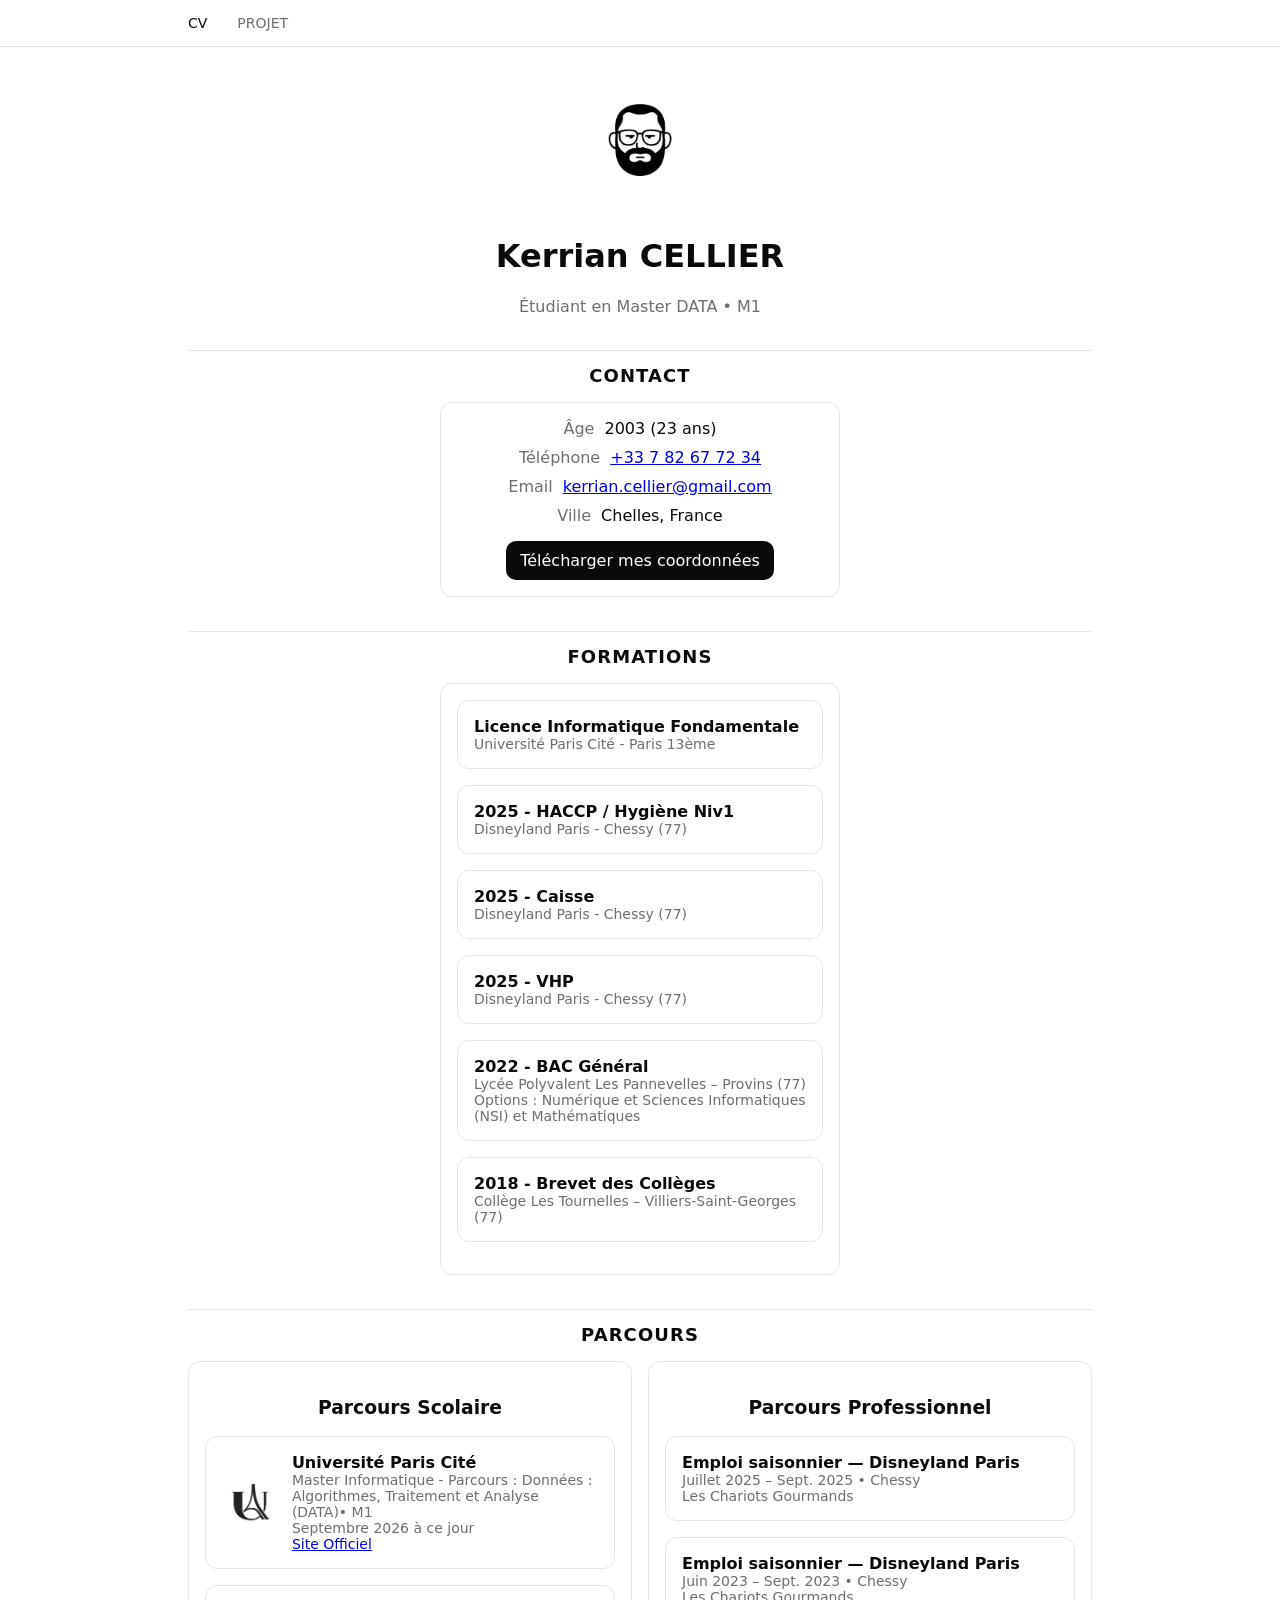
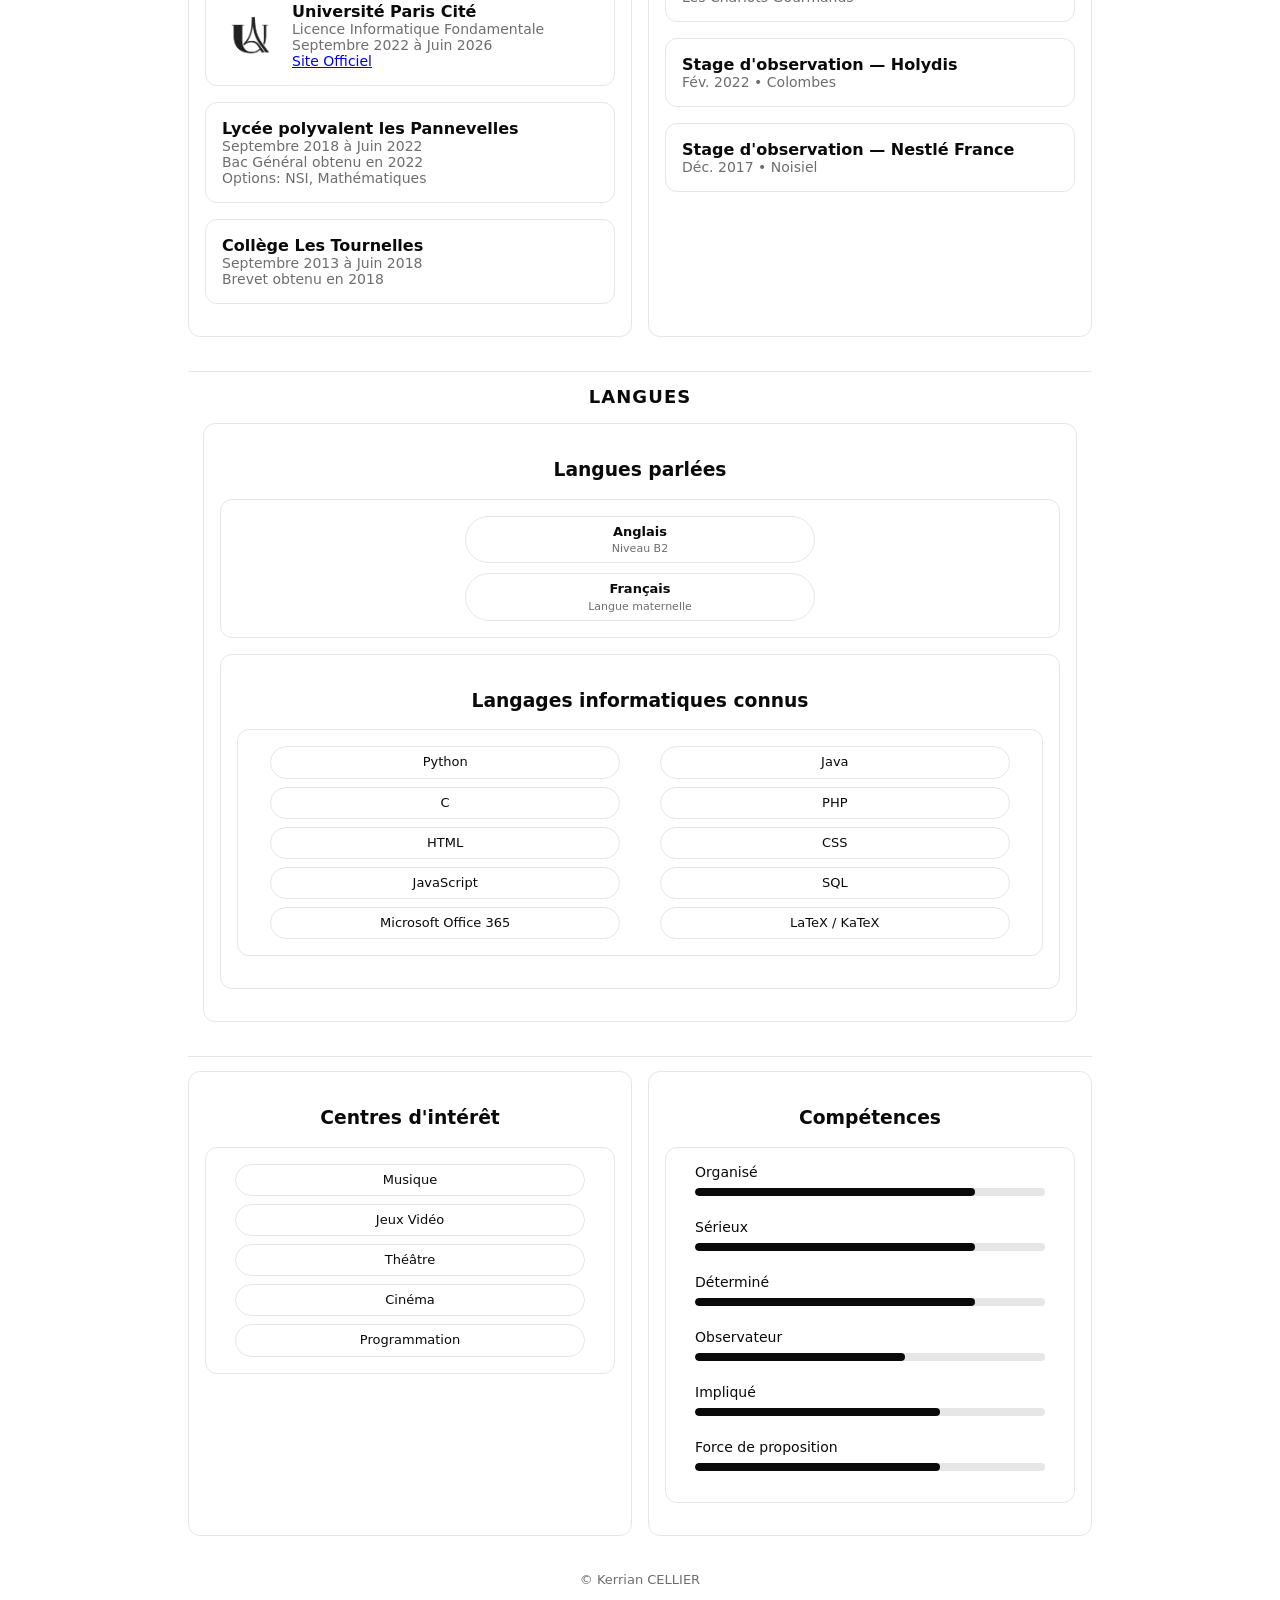
<file: index.html>
<!DOCTYPE html>
  <html lang="fr">
    <head>
      <meta charset="utf-8">
      <meta name="viewport" content="width=device-width, initial-scale=1">
      <title>Kerrian Cellier — Portfolio</title>
      <link rel="stylesheet" href="style.css">
    </head>
<body>

  <button class="menu-toggle" id="menuToggle">
        <span></span>
        <span></span>
        <span></span>
    </button>

    <nav class="nav-menu" id="navMenu">
        <div class="nav-content">
            <a href="index.html" class="active">CV</a>
            <a href="projet.html">Projet</a>
        </div>
    </nav>

    <div class="menu-overlay" id="menuOverlay"></div>

    <div class="container">
      <header class="header">
        <img src="assets/profile.png" class="profile-img">
        <h1>Kerrian CELLIER</h1>
        <p class="subtitle">Étudiant en Master DATA • M1</p>
      </header>

      <section id="contact" class="section">
        <h2>Contact</h2>
        <div class="card">
          <div class="list">
            <div class="row"><span class="k">Âge</span><span>2003 (23 ans)</span></div>
            <div class="row"><span class="k">Téléphone</span><a href="tel:+33782677234">+33 7 82 67 72 34</a></div>
            <div class="row"><span class="k">Email</span><a href="mailto:kerrian.cellier@gmail.com">kerrian.cellier@gmail.com</a></div>
            <div class="row"><span class="k">Ville</span><span>Chelles, France</span></div>
          </div>
          <a class="btn" href="assets/Kerrian_Cellier.vcf" download="Kerrian_Cellier.vcf">Télécharger mes coordonnées</a>
        </div>
      </section>

      <section id="parcours" class="section">
        <h2>Formations</h2>
        <div class="list" style="text-align: left; width: 100%; max-width: 400px; margin: 0 auto;">
          
          <div class="card">
            <div class="card">
              <div class="media">
                <div>
                  <div><b>Licence Informatique Fondamentale</b></div>
                  <div class="small">Université Paris Cité - Paris 13ème</div>
                </div>
              </div>
            </div>

            <div class="card">
              <div class="media">
                <div>
                  <div><b>2025 - HACCP / Hygiène Niv1</b></div>
                  <div class="small">Disneyland Paris - Chessy (77)</div>
                </div>
              </div>
            </div>

            <div class="card">
              <div class="media">
                <div>
                  <div><b>2025 - Caisse</b></div>
                  <div class="small">Disneyland Paris - Chessy (77)</div>
                </div>
              </div>
            </div>

            <div class="card">
              <div class="media">
                <div>
                  <div><b>2025 - VHP</b></div>
                  <div class="small">Disneyland Paris - Chessy (77)</div>
                </div>
              </div>
            </div>

            <div class="card">
              <div class="media">
                <div>
                  <div><b>2022 - BAC Général</b></div>
                  <div class="small">Lycée Polyvalent Les Pannevelles – Provins (77)</div>
                  <div class="small">Options : Numérique et Sciences Informatiques (NSI) et Mathématiques</div>
                </div>
              </div>
            </div>

            <div class="card">
              <div class="media">
                <div>
                  <div><b>2018 - Brevet des Collèges</b></div>
                  <div class="small">Collège Les Tournelles – Villiers-Saint-Georges (77)</div>
                </div>
              </div>
            </div>

          </div>
        </div>
      </section>

      <section id="parcours" class="section">
        <h2>Parcours</h2>
        <div class="grid">
          
          <div class="card">
            <h3>Parcours Scolaire</h3>

            <div class="card">
              <div class="media">
                <img src="assets/upc-logo.png">
                <div>
                  <div><b>Université Paris Cité</b></div>
                  <div class="small">Master Informatique - Parcours : Données : Algorithmes, Traitement et Analyse (DATA)• M1</div>
                  <div class="small">Septembre 2026 à ce jour</div>
                  <div class="small"><a href="https://odf.u-paris.fr/fr/offre-de-formation/master-XB/sciences-technologies-sante-STS/informatique-fondamentale-et-appliquee-K875KEVO/master-informatique-parcours-donnees-algorithmes-traitement-et-analyse-JS1V66EH.html" target="_blank">Site Officiel</a></div>
                </div>
              </div>
            </div>
            
            <div class="card">
              <div class="media">
                <img src="assets/upc-logo.png">
                <div>
                  <div><b>Université Paris Cité</b></div>
                  <div class="small">Licence Informatique Fondamentale</div>
                  <div class="small">Septembre 2022 à Juin 2026</div>
                  <div class="small"><a href="https://odf.u-paris.fr/fr/offre-de-formation/licence-XA/sciences-technologies-sante-STS/informatique-K2VO937D/licence-informatique-parcours-informatique-fondamentale-JRKM8J1B.html" target="_blank">Site Officiel</a></div>
                </div>
              </div>
            </div>

            <div class="card">
              <div class="media">
                <div>
                  <div><b>Lycée polyvalent les Pannevelles</b></div>
                  <div class="small">Septembre 2018 à Juin 2022</div>
                  <div class="small">Bac Général obtenu en 2022</div>
                  <div class="small">Options:  NSI, Mathématiques</div>
                </div>
              </div>
            </div>

            <div class="card">
              <div class="media">
                <div>
                  <div><b>Collège Les Tournelles</b></div>
                  <div class="small">Septembre 2013 à Juin 2018</div>
                  <div class="small">Brevet obtenu en 2018</div>
                </div>
              </div>
            </div>
          </div>
          <div class="card">
            <h3>Parcours Professionnel</h3>

            <div class="card">
              <div class="media">
                <div>
                  <div><b>Emploi saisonnier — Disneyland Paris</b></div>
                  <div class="small">Juillet 2025 – Sept. 2025 • Chessy</div>
                  <div class="small">Les Chariots Gourmands</div>
                </div>
              </div>
            </div>

            <div class="card">
              <div class="media">
                <div>
                  <div><b>Emploi saisonnier — Disneyland Paris</b></div>
                  <div class="small">Juin 2023 – Sept. 2023 • Chessy</div>
                  <div class="small">Les Chariots Gourmands</div>
                </div>
              </div>
            </div>

            <div class="card">
              <div class="media">
                <div>
                  <div><b>Stage d'observation — Holydis</b></div>
                  <div class="small">Fév. 2022 • Colombes</div>
                </div>
              </div>
            </div>

            <div class="card">
              <div class="media">
                <div>
                  <div><b>Stage d'observation — Nestlé France</b></div>
                  <div class="small">Déc. 2017 • Noisiel</div>
                </div>
              </div>
            </div>

          </div>
        </div>
      </section>
      
      <section id="parcours" class="section">
        <h2>Langues</h2>
        <div class="list">
          
          <div class="card">
          <h3>Langues parlées</h3> <div class="card">
            <div class="list">
              <span class="badge" style="text-align: center; width: 100%; max-width: 350px; margin: 0 auto;">
                <b>Anglais</b>
                <span class="level">Niveau B2</span>
              </span>
              <span class="badge" style="text-align: center; width: 100%; max-width: 350px; margin: 0 auto;">
                <b>Français</b>
                <span class="level">Langue maternelle</span>
              </span>
            </div>
          </div>

          <div class="card">
            <h3>Langages informatiques connus</h3>

            <div class="card">
              <div class="badges">
              <span class="badge" style="text-align: center; width: 100%; max-width: 350px; margin: 0 auto;">Python</span>
              <span class="badge" style="text-align: center; width: 100%; max-width: 350px; margin: 0 auto;">Java</span>
              <span class="badge" style="text-align: center; width: 100%; max-width: 350px; margin: 0 auto;">C</span>
              <span class="badge" style="text-align: center; width: 100%; max-width: 350px; margin: 0 auto;">PHP</span>
              <span class="badge" style="text-align: center; width: 100%; max-width: 350px; margin: 0 auto;">HTML</span>
              <span class="badge" style="text-align: center; width: 100%; max-width: 350px; margin: 0 auto;">CSS</span>
              <span class="badge" style="text-align: center; width: 100%; max-width: 350px; margin: 0 auto;">JavaScript</span>
              <span class="badge" style="text-align: center; width: 100%; max-width: 350px; margin: 0 auto;">SQL</span>
              <span class="badge" style="text-align: center; width: 100%; max-width: 350px; margin: 0 auto;">Microsoft Office 365</span>
              <span class="badge" style="text-align: center; width: 100%; max-width: 350px; margin: 0 auto;">LaTeX / KaTeX</span>
              </div>
            </div>
          </div>
        </div>
      </section>

      <section id="parcours" class="section">
        <div class="grid">
          
          <div class="card">
            <h3>Centres d'intérêt</h3>
            <div class="card">
              <div class="badges">
              <span class="badge" style="text-align: center; width: 100%; max-width: 350px; margin: 0 auto;">Musique</span>
              <span class="badge" style="text-align: center; width: 100%; max-width: 350px; margin: 0 auto;">Jeux Vidéo</span>
              <span class="badge" style="text-align: center; width: 100%; max-width: 350px; margin: 0 auto;">Théâtre</span>
              <span class="badge" style="text-align: center; width: 100%; max-width: 350px; margin: 0 auto;">Cinéma</span>
              <span class="badge" style="text-align: center; width: 100%; max-width: 350px; margin: 0 auto;">Programmation</span>
              </div>
            </div>
          </div>
          <div class="card">
            <h3>Compétences</h3>

            <div class="card">
              <div class="badges">
                <div class="skill-item">
                  <div class="skill-info">
                    <span>Organisé</span>
                  </div>
                  <div class="progress-bar">
                    <div class="progress-fill" style="--fill: 80%;"></div>
                  </div>
                </div>

                <div class="skill-item">
                  <div class="skill-info">
                    <span>Sérieux</span>
                  </div>
                  <div class="progress-bar">
                    <div class="progress-fill" style="--fill: 80%;"></div>
                  </div>
                </div>

                <div class="skill-item">
                  <div class="skill-info">
                    <span>Déterminé</span>
                  </div>
                  <div class="progress-bar">
                    <div class="progress-fill" style="--fill: 80%;"></div>
                  </div>
                </div>

                <div class="skill-item">
                  <div class="skill-info">
                    <span>Observateur</span>
                  </div>
                  <div class="progress-bar">
                    <div class="progress-fill" style="--fill: 60%;"></div>
                  </div>
                </div>

                <div class="skill-item">
                  <div class="skill-info">
                    <span>Impliqué</span>
                  </div>
                  <div class="progress-bar">
                    <div class="progress-fill" style="--fill: 70%;"></div>
                  </div>
                </div>

                <div class="skill-item">
                  <div class="skill-info">
                    <span>Force de proposition</span>
                  </div>
                  <div class="progress-bar">
                    <div class="progress-fill" style="--fill: 70%;"></div>
                  </div>
                </div>
              </div>
            </div>
          </div>
        </div>
      </section>

      <footer>© Kerrian CELLIER</footer>
    </div>

    <script>
        const menuToggle = document.getElementById('menuToggle');
        const navMenu = document.getElementById('navMenu');
        const menuOverlay = document.getElementById('menuOverlay');
        menuToggle.addEventListener('click', () => {
            navMenu.classList.toggle('open');
            menuOverlay.classList.toggle('open');
        });
    </script>
    
  </body>
</html>
</file>
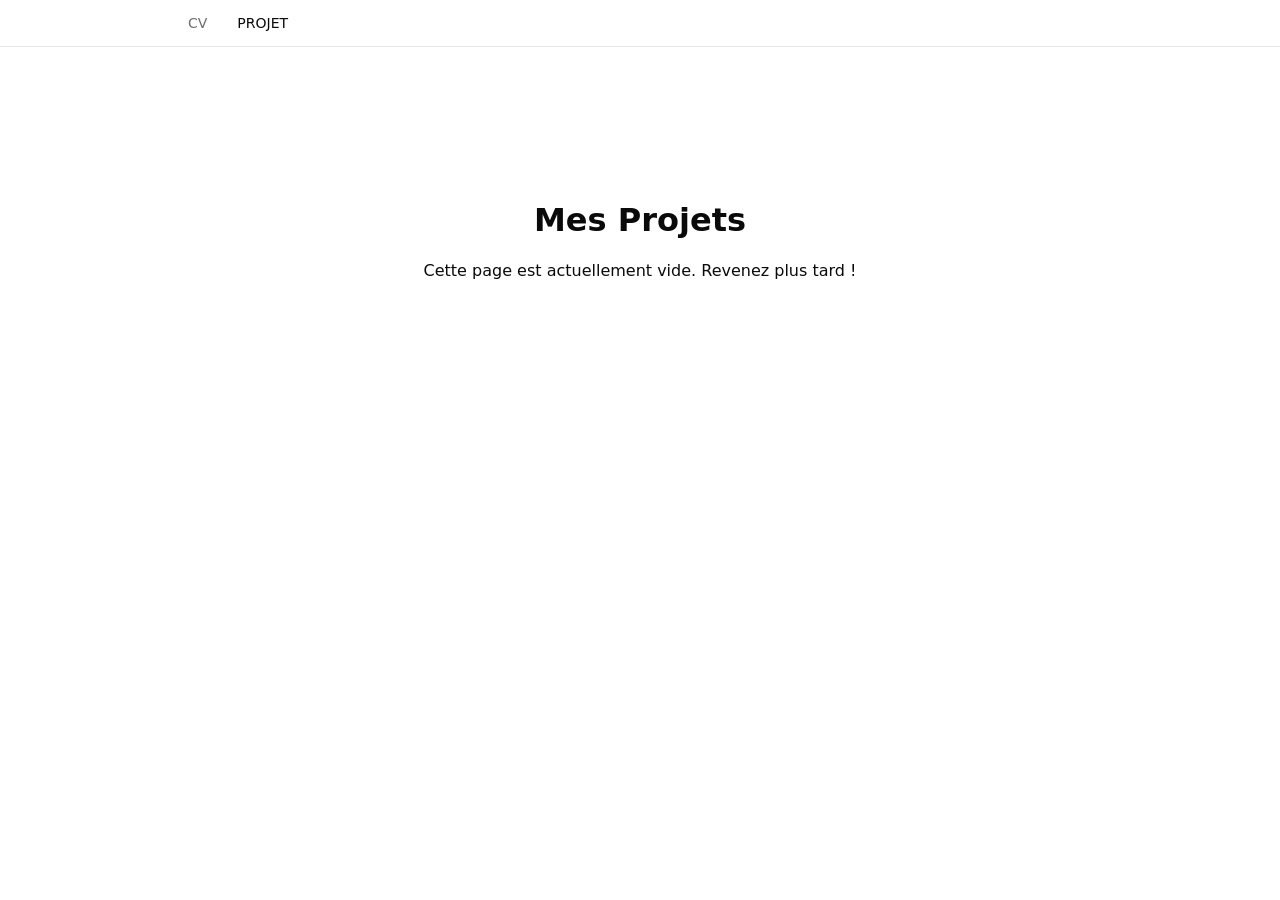
<file: projet.html>
<!DOCTYPE html>
<html lang="fr">
<head>
    <meta charset="utf-8">
    <meta name="viewport" content="width=device-width, initial-scale=1">
    <title>Mes Projets — Kerrian Cellier</title>
    <link rel="stylesheet" href="style.css">
</head>
<body>
    <button class="menu-toggle" id="menuToggle">
        <span></span><span></span><span></span>
    </button>
    <nav class="nav-menu" id="navMenu">
        <div class="nav-content">
            <a href="index.html">CV</a>
            <a href="projet.html" class="active">Projet</a>
        </div>
    </nav>
    <div class="menu-overlay" id="menuOverlay"></div>

    <div class="container" style="margin-top: 100px; text-align: center;">
        <h1>Mes Projets</h1>
        <p class="muted">Cette page est actuellement vide. Revenez plus tard !</p>
    </div>

    

    <script>
        const menuToggle = document.getElementById('menuToggle');
        const navMenu = document.getElementById('navMenu');
        const menuOverlay = document.getElementById('menuOverlay');
        menuToggle.addEventListener('click', () => {
            navMenu.classList.toggle('open');
            menuOverlay.classList.toggle('open');
        });
    </script>
</body>
</html>
</file>
<file: style.css>
/* --- VARIABLES ET RESET --- */
:root {
    --bg: #ffffff;
    --fg: #0a0a0a;
    --muted: #6e6e6e;
    --line: #e6e6e6;
}

* { box-sizing: border-box; }

html, body {
    margin: 0;
    padding: 0;
    background: var(--bg);
    color: var(--fg);
    font-family: system-ui, -apple-system, Segoe UI, Roboto, Arial, sans-serif;
}

h1, h2, h3 { text-align: center; }

/* --- LAYOUT --- */
.container {
    max-width: 960px;
    margin: 0 auto;
    padding: 28px;
    padding-top: 80px;
}

.header {
    text-align: center;
    margin-bottom: 20px;
}

.profile-img {
    width: 120px;
    height: 120px;
    border-radius: 50%;
    object-fit: cover;
    background: #f2f2f2;
    margin-bottom: 12px;
}

.subtitle {
    margin: 4px 0 0;
    color: var(--muted);
}

.brand {
    display: flex;
    gap: 16px;
    align-items: center;
}

.brand img {
    width: 72px;
    height: 72px;
    border-radius: 50%;
    object-fit: cover;
    background: #f2f2f2;
}

.brand h1 { font-size: 28px; margin: 0; }
.brand p  { margin: 4px 0 0; color: var(--muted); }

.section {
    margin-top: 34px;
    padding-top: 14px;
    border-top: 1px solid var(--line);
}

.section h2 {
    font-size: 18px;
    margin: 0 0 16px;
    text-transform: uppercase;
    letter-spacing: .06em;
}

/* --- GRILLE & CARTES --- */
.grid {
    display: grid;
    grid-template-columns: 1fr;
    gap: 16px;
}

@media (min-width: 760px) {
    .grid { grid-template-columns: repeat(2, 1fr); }
}

.card {
    border: 1px solid var(--line);
    border-radius: 12px;
    padding: 16px;
}

.card .btn {
    display: block;
    margin: 16px auto 0 auto;
    text-align: center;
    width: fit-content;
}

.list {
    display: grid;
    gap: 10px;
    justify-items: center;
}

.row {
    display: flex;
    justify-content: space-between;
    gap: 10px;
}

/* --- BADGES --- */
.k { color: var(--muted); }

.badges {
    display: flex;
    gap: 8px;
    flex-wrap: wrap;
    justify-content: center;
    align-items: center;
}

.badge {
    border: 1px solid var(--line);
    padding: 6px 10px;
    border-radius: 999px;
    font-size: 13px;
    display: flex;
    flex-direction: column;
    align-items: center;
    line-height: 1.4;
    width: 100%;
    max-width: 350px;
}

.level {
    font-size: 11px;
    color: var(--muted);
    font-weight: normal;
}

/* --- MEDIA & BOUTONS --- */
.media {
    display: flex;
    gap: 14px;
    align-items: center;
}

.media img {
    width: 56px;
    height: 56px;
    object-fit: contain;
    filter: grayscale(100%);
}

a.btn {
    display: inline-block;
    background: var(--fg);
    color: #fff;
    text-decoration: none;
    padding: 10px 14px;
    border-radius: 10px;
}

.small {
    font-size: 14px;
    color: var(--muted);
}

footer {
    margin: 36px 0 8px;
    color: var(--muted);
    font-size: 13px;
    text-align: center;
}

/* --- SECTIONS SPÉCIFIQUES --- */
#parcours .card .card { margin-bottom: 16px; }

#contact .card {
    max-width: 400px;
    margin: 0 auto;
}

/* --- BARRES DE COMPÉTENCES --- */
.skills-container {
    display: flex;
    flex-direction: column;
    gap: 20px;
    padding: 10px;
}

.skill-item {
    width: 100%;
    max-width: 350px;
    margin-bottom: 15px;
}

.skill-info {
    display: flex;
    justify-content: space-between;
    align-items: center;
    margin-bottom: 8px;
    font-size: 14px;
}

.progress-bar {
    width: 100%;
    height: 8px;
    background: var(--line);
    border-radius: 10px;
    overflow: hidden;
}

.progress-fill {
    height: 100%;
    background: var(--fg);
    width: var(--fill);
    border-radius: 10px;
}

/* --- NAVIGATION --- */
.nav-menu {
    position: fixed;
    top: 0;
    left: 0;
    width: 100%;
    background: rgba(255, 255, 255, 0.9);
    backdrop-filter: blur(10px);
    border-bottom: 1px solid var(--line);
    z-index: 1000;
    padding: 15px 0;
}

.nav-content {
    max-width: 960px;
    margin: 0 auto;
    padding: 0 28px;
    display: flex;
    gap: 30px;
}

.nav-content a {
    text-decoration: none;
    color: var(--muted);
    font-weight: 500;
    font-size: 14px;
    text-transform: uppercase;
    transition: color 0.3s;
}

.nav-content a:hover,
.nav-content a.active { color: var(--fg); }

.menu-toggle { display: none; }

/* --- PROJETS --- */
.projects-grid {
    display: grid;
    grid-template-columns: repeat(auto-fill, minmax(200px, 1fr));
    gap: 20px;
    padding: 20px 0;
}

.project-card {
    aspect-ratio: 1 / 1;
    background: var(--line);
    border-radius: 12px;
    overflow: hidden;
    position: relative;
    cursor: pointer;
    transition: transform 0.2s ease;
}

.project-card:hover { transform: scale(1.03); }

.project-card img {
    width: 100%;
    height: 100%;
    object-fit: cover;
}

.project-title {
    position: absolute;
    bottom: 0;
    width: 100%;
    background: rgba(0, 0, 0, 0.7);
    color: white;
    padding: 10px;
    font-size: 14px;
    text-align: center;
}

/* --- MODALE --- */
.modal {
    display: none;
    position: fixed;
    z-index: 2000;
    inset: 0;
    background: rgba(0, 0, 0, 0.5);
    backdrop-filter: blur(4px);
    align-items: center;
    justify-content: center;
}

.modal-content {
    background: var(--bg);
    padding: 30px;
    border-radius: 16px;
    position: relative;
    width: 40%;
    max-height: 80vh;
    overflow-y: auto;
    box-shadow: 0 10px 30px rgba(0, 0, 0, 0.2);
}

.close-modal {
    position: absolute;
    top: 15px;
    right: 20px;
    font-size: 24px;
    cursor: pointer;
}

.contributors-list {
    display: flex;
    gap: 10px;
    margin-bottom: 25px;
    flex-wrap: wrap;
}

.contributor-link {
    background: var(--line);
    padding: 5px 12px;
    border-radius: 20px;
    text-decoration: none;
    color: var(--fg);
    font-size: 13px;
    transition: background 0.2s, color 0.2s;
}

.contributor-link:hover {
    background: var(--fg);
    color: var(--bg);
}

/* --- RESPONSIVE MOBILE --- */
@media (max-width: 768px) {
    .menu-toggle {
        display: flex;
        position: fixed;
        top: 20px;
        left: 20px;
        z-index: 1100;
        background: var(--fg);
        border: none;
        width: 40px;
        height: 40px;
        border-radius: 8px;
        flex-direction: column;
        justify-content: center;
        align-items: center;
        gap: 4px;
        cursor: pointer;
    }

    .menu-toggle span {
        width: 20px;
        height: 2px;
        background: white;
    }

    .nav-menu {
        left: -100%;
        width: 60%;
        height: 100vh;
        flex-direction: column;
        transition: left 0.4s ease;
    }

    .nav-menu.open { left: 0; }

    .nav-content {
        flex-direction: column;
        padding: 80px 30px;
    }

    .menu-overlay.open {
        position: fixed;
        inset: 0;
        background: rgba(0, 0, 0, 0.4);
        z-index: 999;
    }

    .modal-content { width: 75%; }
}
</file>
